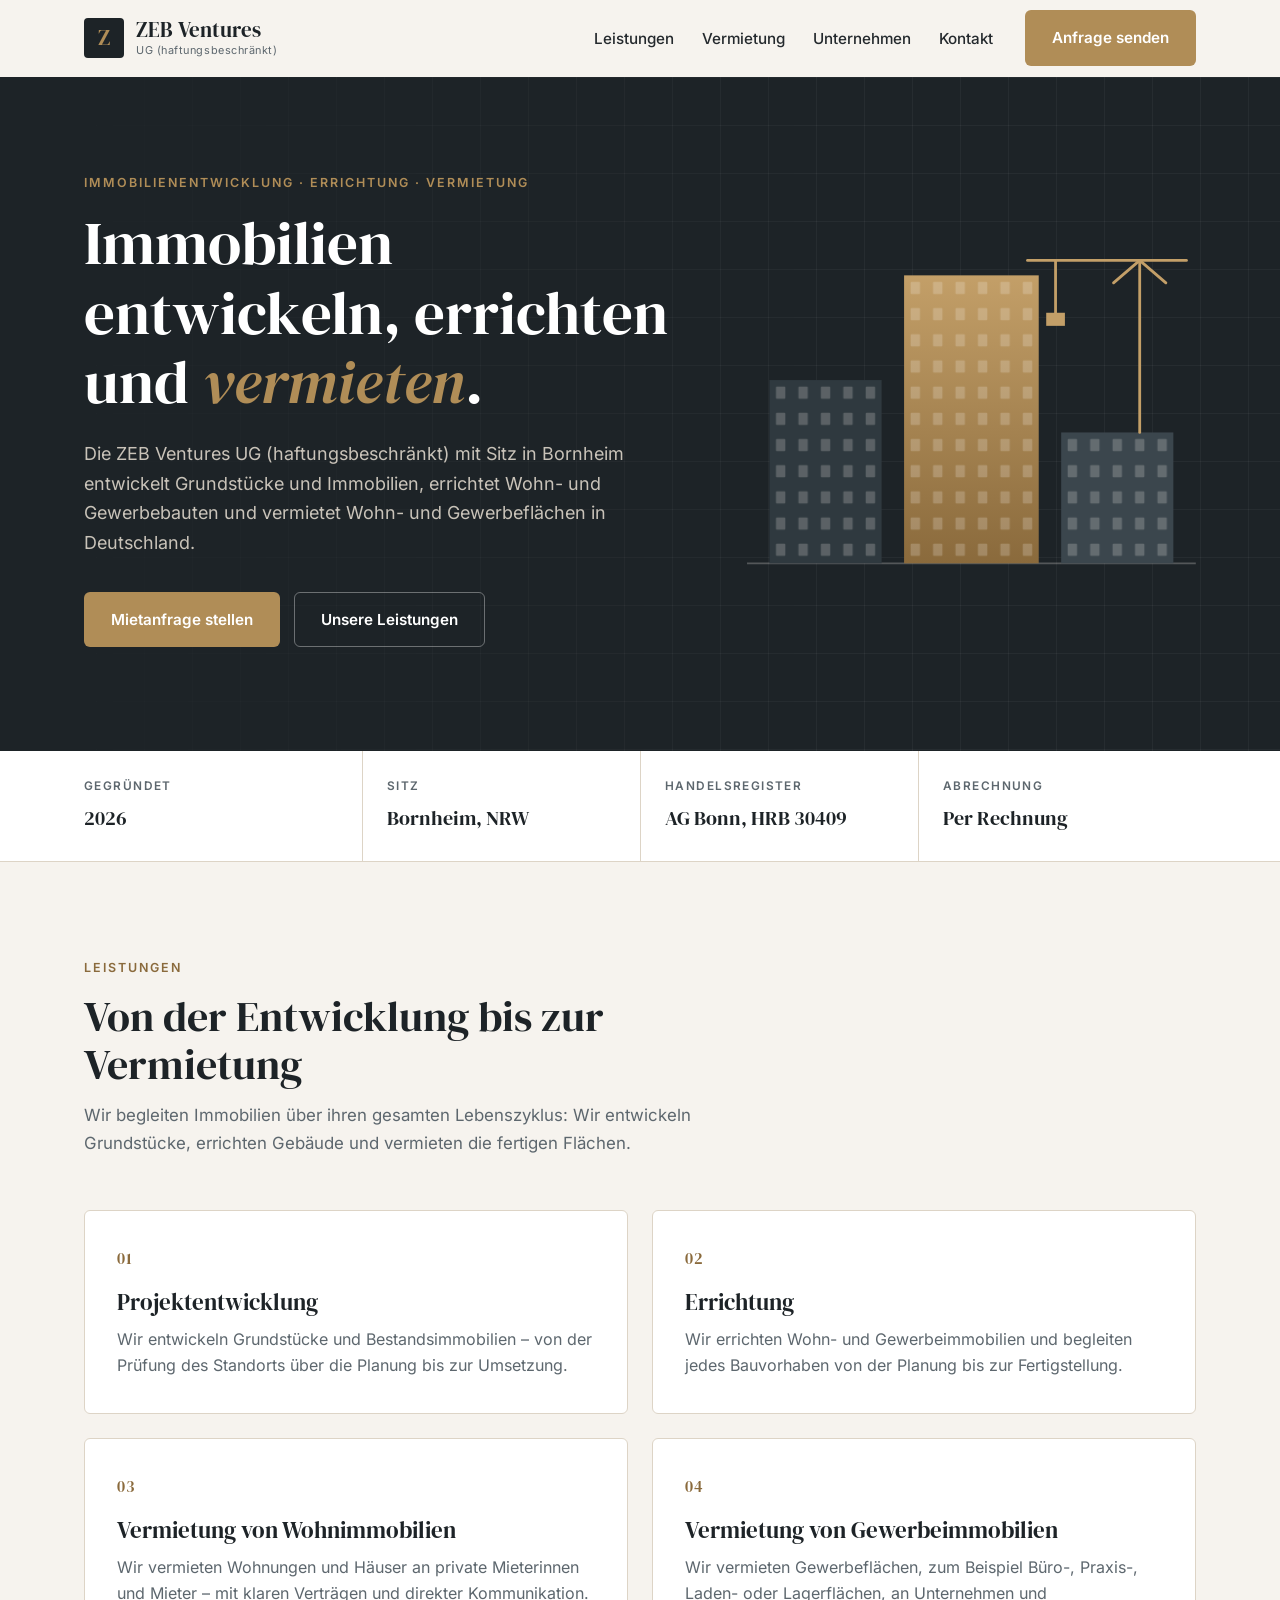
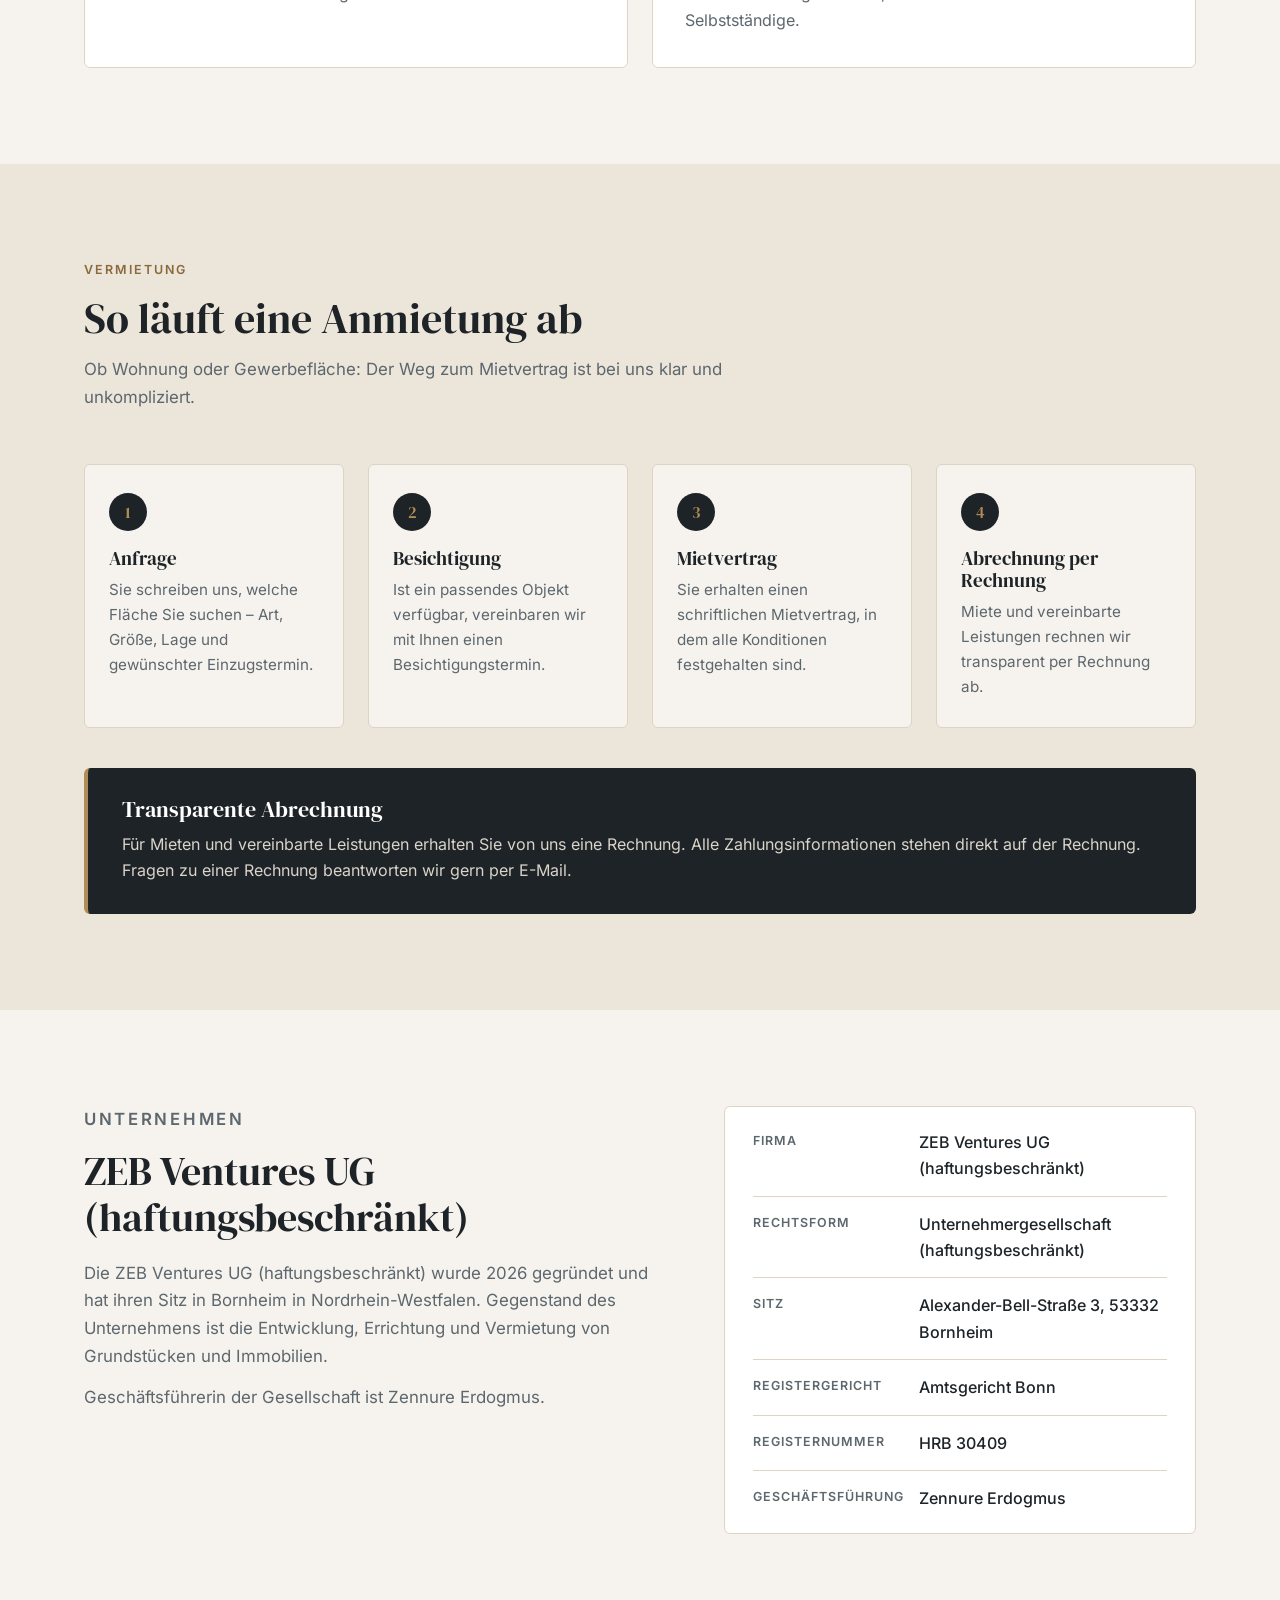
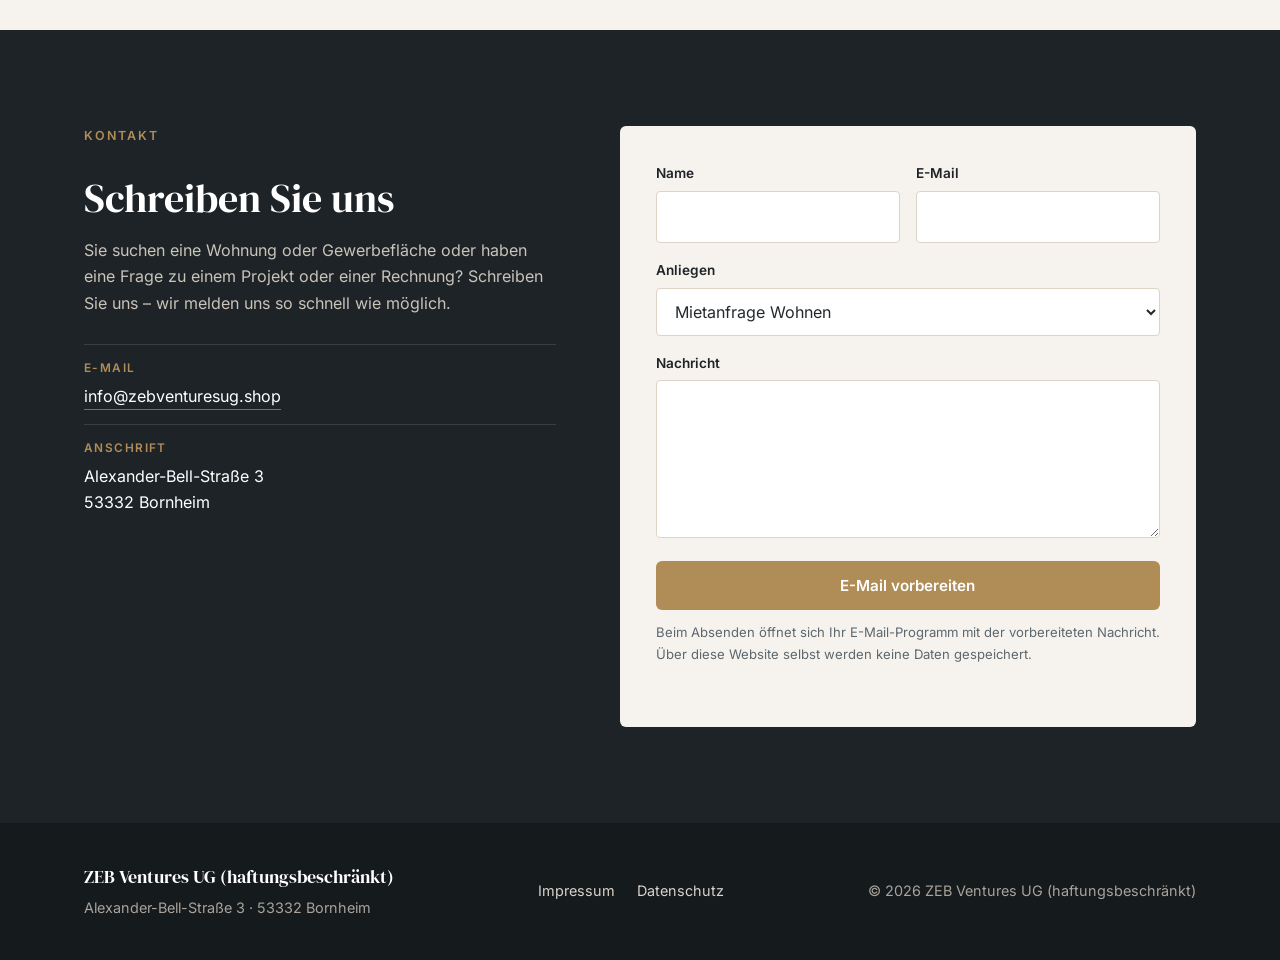
<file: index.html>
<!DOCTYPE html>
<html lang="de">
<head>
<meta charset="UTF-8">
<meta name="viewport" content="width=device-width, initial-scale=1.0">
<title>ZEB Ventures UG – Immobilienentwicklung, Errichtung und Vermietung</title>
<meta name="description" content="Die ZEB Ventures UG (haftungsbeschränkt) aus Bornheim entwickelt Grundstücke und Immobilien, errichtet Gebäude und vermietet Wohn- und Gewerbeflächen in Deutschland.">
<link rel="canonical" href="https://zebventuresug.shop/">
<meta property="og:title" content="ZEB Ventures UG – Immobilien entwickeln, errichten und vermieten">
<meta property="og:description" content="Entwicklung, Errichtung und Vermietung von Wohn- und Gewerbeimmobilien. Sitz in Bornheim.">
<meta property="og:type" content="website">
<meta property="og:url" content="https://zebventuresug.shop/">
<meta property="og:locale" content="de_DE">
<script>document.documentElement.classList.add('js');</script>
<link rel="stylesheet" href="assets/css/style.css">
</head>
<body>
<a class="skip-link" href="#main">Zum Inhalt springen</a>

<header class="header" id="header">
  <div class="container header__inner">
    <a href="#top" class="logo" aria-label="ZEB Ventures – zum Seitenanfang">
      <span class="logo__mark" aria-hidden="true">Z</span>
      <span class="logo__text">ZEB Ventures<small>UG (haftungsbeschränkt)</small></span>
    </a>
    <nav class="nav" id="nav" aria-label="Hauptnavigation">
      <ul class="nav__list">
        <li><a href="#leistungen" class="nav__link">Leistungen</a></li>
        <li><a href="#vermietung" class="nav__link">Vermietung</a></li>
        <li><a href="#unternehmen" class="nav__link">Unternehmen</a></li>
        <li><a href="#kontakt" class="nav__link">Kontakt</a></li>
      </ul>
      <a href="#kontakt" class="btn btn--primary nav__cta">Anfrage senden</a>
    </nav>
    <button class="hamburger" id="hamburger" type="button" aria-label="Menü öffnen" aria-expanded="false" aria-controls="nav">
      <span></span><span></span><span></span>
    </button>
  </div>
</header>

<main id="main">

<section class="hero" id="top">
  <div class="container hero__inner">
    <div class="hero__text" data-reveal>
      <p class="eyebrow">Immobilienentwicklung · Errichtung · Vermietung</p>
      <h1>Immobilien entwickeln, errichten und <em>vermieten</em>.</h1>
      <p class="hero__lead">Die ZEB Ventures UG (haftungsbeschränkt) mit Sitz in Bornheim entwickelt Grundstücke und Immobilien, errichtet Wohn- und Gewerbebauten und vermietet Wohn- und Gewerbeflächen in Deutschland.</p>
      <div class="hero__actions">
        <a href="#kontakt" class="btn btn--primary">Mietanfrage stellen</a>
        <a href="#leistungen" class="btn btn--ghost">Unsere Leistungen</a>
      </div>
    </div>
    <div class="hero__art" aria-hidden="true">
      <svg viewBox="0 0 480 400" xmlns="http://www.w3.org/2000/svg" focusable="false">
        <defs>
          <linearGradient id="brass" x1="0" y1="0" x2="0" y2="1">
            <stop offset="0" stop-color="#c39f68"/>
            <stop offset="1" stop-color="#8a6a3c"/>
          </linearGradient>
          <pattern id="win" width="24" height="28" patternUnits="userSpaceOnUse">
            <rect x="7" y="7" width="10" height="13" rx="1" fill="#f6f3ee" opacity=".22"/>
          </pattern>
        </defs>
        <line x1="0" y1="364" x2="480" y2="364" stroke="#f6f3ee" stroke-opacity=".25" stroke-width="2"/>
        <rect x="24" y="168" width="120" height="196" fill="#2f393f"/>
        <rect x="24" y="168" width="120" height="196" fill="url(#win)"/>
        <rect x="168" y="56" width="144" height="308" fill="url(#brass)"/>
        <rect x="168" y="56" width="144" height="308" fill="url(#win)"/>
        <rect x="336" y="224" width="120" height="140" fill="#3b464d"/>
        <rect x="336" y="224" width="120" height="140" fill="url(#win)"/>
        <g stroke="#c39f68" stroke-width="3" fill="none" stroke-linecap="round">
          <path d="M420 224 V40"/>
          <path d="M300 40 H470"/>
          <path d="M420 40 L392 64 M420 40 L448 64"/>
          <path d="M330 40 V96"/>
        </g>
        <rect x="320" y="96" width="20" height="14" fill="#c39f68"/>
      </svg>
    </div>
  </div>
</section>

<section class="facts" aria-label="Unternehmensdaten">
  <div class="container facts__grid">
    <div class="fact"><span class="fact__label">Gegründet</span><span class="fact__value">2026</span></div>
    <div class="fact"><span class="fact__label">Sitz</span><span class="fact__value">Bornheim, NRW</span></div>
    <div class="fact"><span class="fact__label">Handelsregister</span><span class="fact__value">AG Bonn, HRB 30409</span></div>
    <div class="fact"><span class="fact__label">Abrechnung</span><span class="fact__value">Per Rechnung</span></div>
  </div>
</section>

<section class="section" id="leistungen">
  <div class="container">
    <div class="section__head" data-reveal>
      <p class="eyebrow">Leistungen</p>
      <h2>Von der Entwicklung bis zur Vermietung</h2>
      <p class="section__lead">Wir begleiten Immobilien über ihren gesamten Lebenszyklus: Wir entwickeln Grundstücke, errichten Gebäude und vermieten die fertigen Flächen.</p>
    </div>
    <div class="cards">
      <article class="card" data-reveal>
        <span class="card__num">01</span>
        <h3>Projektentwicklung</h3>
        <p>Wir entwickeln Grundstücke und Bestandsimmobilien – von der Prüfung des Standorts über die Planung bis zur Umsetzung.</p>
      </article>
      <article class="card" data-reveal>
        <span class="card__num">02</span>
        <h3>Errichtung</h3>
        <p>Wir errichten Wohn- und Gewerbeimmobilien und begleiten jedes Bauvorhaben von der Planung bis zur Fertigstellung.</p>
      </article>
      <article class="card" data-reveal>
        <span class="card__num">03</span>
        <h3>Vermietung von Wohnimmobilien</h3>
        <p>Wir vermieten Wohnungen und Häuser an private Mieterinnen und Mieter – mit klaren Verträgen und direkter Kommunikation.</p>
      </article>
      <article class="card" data-reveal>
        <span class="card__num">04</span>
        <h3>Vermietung von Gewerbeimmobilien</h3>
        <p>Wir vermieten Gewerbeflächen, zum Beispiel Büro-, Praxis-, Laden- oder Lagerflächen, an Unternehmen und Selbstständige.</p>
      </article>
    </div>
  </div>
</section>

<section class="section section--alt" id="vermietung">
  <div class="container">
    <div class="section__head" data-reveal>
      <p class="eyebrow">Vermietung</p>
      <h2>So läuft eine Anmietung ab</h2>
      <p class="section__lead">Ob Wohnung oder Gewerbefläche: Der Weg zum Mietvertrag ist bei uns klar und unkompliziert.</p>
    </div>
    <ol class="steps">
      <li class="step" data-reveal>
        <span class="step__num">1</span>
        <h3>Anfrage</h3>
        <p>Sie schreiben uns, welche Fläche Sie suchen – Art, Größe, Lage und gewünschter Einzugstermin.</p>
      </li>
      <li class="step" data-reveal>
        <span class="step__num">2</span>
        <h3>Besichtigung</h3>
        <p>Ist ein passendes Objekt verfügbar, vereinbaren wir mit Ihnen einen Besichtigungstermin.</p>
      </li>
      <li class="step" data-reveal>
        <span class="step__num">3</span>
        <h3>Mietvertrag</h3>
        <p>Sie erhalten einen schriftlichen Mietvertrag, in dem alle Konditionen festgehalten sind.</p>
      </li>
      <li class="step" data-reveal>
        <span class="step__num">4</span>
        <h3>Abrechnung per Rechnung</h3>
        <p>Miete und vereinbarte Leistungen rechnen wir transparent per Rechnung ab.</p>
      </li>
    </ol>
    <div class="note" data-reveal>
      <h3>Transparente Abrechnung</h3>
      <p>Für Mieten und vereinbarte Leistungen erhalten Sie von uns eine Rechnung. Alle Zahlungsinformationen stehen direkt auf der Rechnung. Fragen zu einer Rechnung beantworten wir gern per E-Mail.</p>
    </div>
  </div>
</section>

<section class="section" id="unternehmen">
  <div class="container about">
    <div class="about__text" data-reveal>
      <p class="eyebrow">Unternehmen</p>
      <h2>ZEB Ventures UG (haftungsbeschränkt)</h2>
      <p>Die ZEB Ventures UG (haftungsbeschränkt) wurde 2026 gegründet und hat ihren Sitz in Bornheim in Nordrhein-Westfalen. Gegenstand des Unternehmens ist die Entwicklung, Errichtung und Vermietung von Grundstücken und Immobilien.</p>
      <p>Geschäftsführerin der Gesellschaft ist Zennure Erdogmus.</p>
    </div>
    <dl class="about__facts" data-reveal>
      <div><dt>Firma</dt><dd>ZEB Ventures UG (haftungsbeschränkt)</dd></div>
      <div><dt>Rechtsform</dt><dd>Unternehmergesellschaft (haftungsbeschränkt)</dd></div>
      <div><dt>Sitz</dt><dd>Alexander-Bell-Straße 3, 53332 Bornheim</dd></div>
      <div><dt>Registergericht</dt><dd>Amtsgericht Bonn</dd></div>
      <div><dt>Registernummer</dt><dd>HRB 30409</dd></div>
      <div><dt>Geschäftsführung</dt><dd>Zennure Erdogmus</dd></div>
    </dl>
  </div>
</section>

<section class="section section--dark" id="kontakt">
  <div class="container contact">
    <div class="contact__info" data-reveal>
      <p class="eyebrow">Kontakt</p>
      <h2>Schreiben Sie uns</h2>
      <p>Sie suchen eine Wohnung oder Gewerbefläche oder haben eine Frage zu einem Projekt oder einer Rechnung? Schreiben Sie uns – wir melden uns so schnell wie möglich.</p>
      <ul class="contact__list">
        <li><span>E-Mail</span><a href="mailto:info@zebventuresug.shop">info@zebventuresug.shop</a></li>
        <li><span>Anschrift</span>Alexander-Bell-Straße 3<br>53332 Bornheim</li>
      </ul>
    </div>
    <form class="contact__form" id="contactForm" data-reveal>
      <div class="form-row">
        <div class="form-group">
          <label for="fullname">Name</label>
          <input type="text" id="fullname" name="fullname" autocomplete="name" required>
        </div>
        <div class="form-group">
          <label for="email">E-Mail</label>
          <input type="email" id="email" name="email" autocomplete="email" required>
        </div>
      </div>
      <div class="form-group">
        <label for="topic">Anliegen</label>
        <select id="topic" name="topic">
          <option>Mietanfrage Wohnen</option>
          <option>Mietanfrage Gewerbe</option>
          <option>Projektentwicklung</option>
          <option>Frage zu einer Rechnung</option>
          <option>Sonstiges</option>
        </select>
      </div>
      <div class="form-group">
        <label for="message">Nachricht</label>
        <textarea id="message" name="message" rows="5" required></textarea>
      </div>
      <button type="submit" class="btn btn--primary btn--full">E-Mail vorbereiten</button>
      <p class="form-hint">Beim Absenden öffnet sich Ihr E-Mail-Programm mit der vorbereiteten Nachricht. Über diese Website selbst werden keine Daten gespeichert.</p>
      <p class="form-note" id="formNote" role="status"></p>
    </form>
  </div>
</section>

</main>

<footer class="footer">
  <div class="container footer__inner">
    <div>
      <p class="footer__brand">ZEB Ventures UG (haftungsbeschränkt)</p>
      <p>Alexander-Bell-Straße 3 · 53332 Bornheim</p>
    </div>
    <nav class="footer__links" aria-label="Rechtliches">
      <a href="impressum.html">Impressum</a>
      <a href="datenschutz.html">Datenschutz</a>
    </nav>
    <p class="footer__copy">&copy; <span id="year">2026</span> ZEB Ventures UG (haftungsbeschränkt)</p>
  </div>
</footer>

<script src="assets/js/script.js"></script>
</body>
</html>
</file>
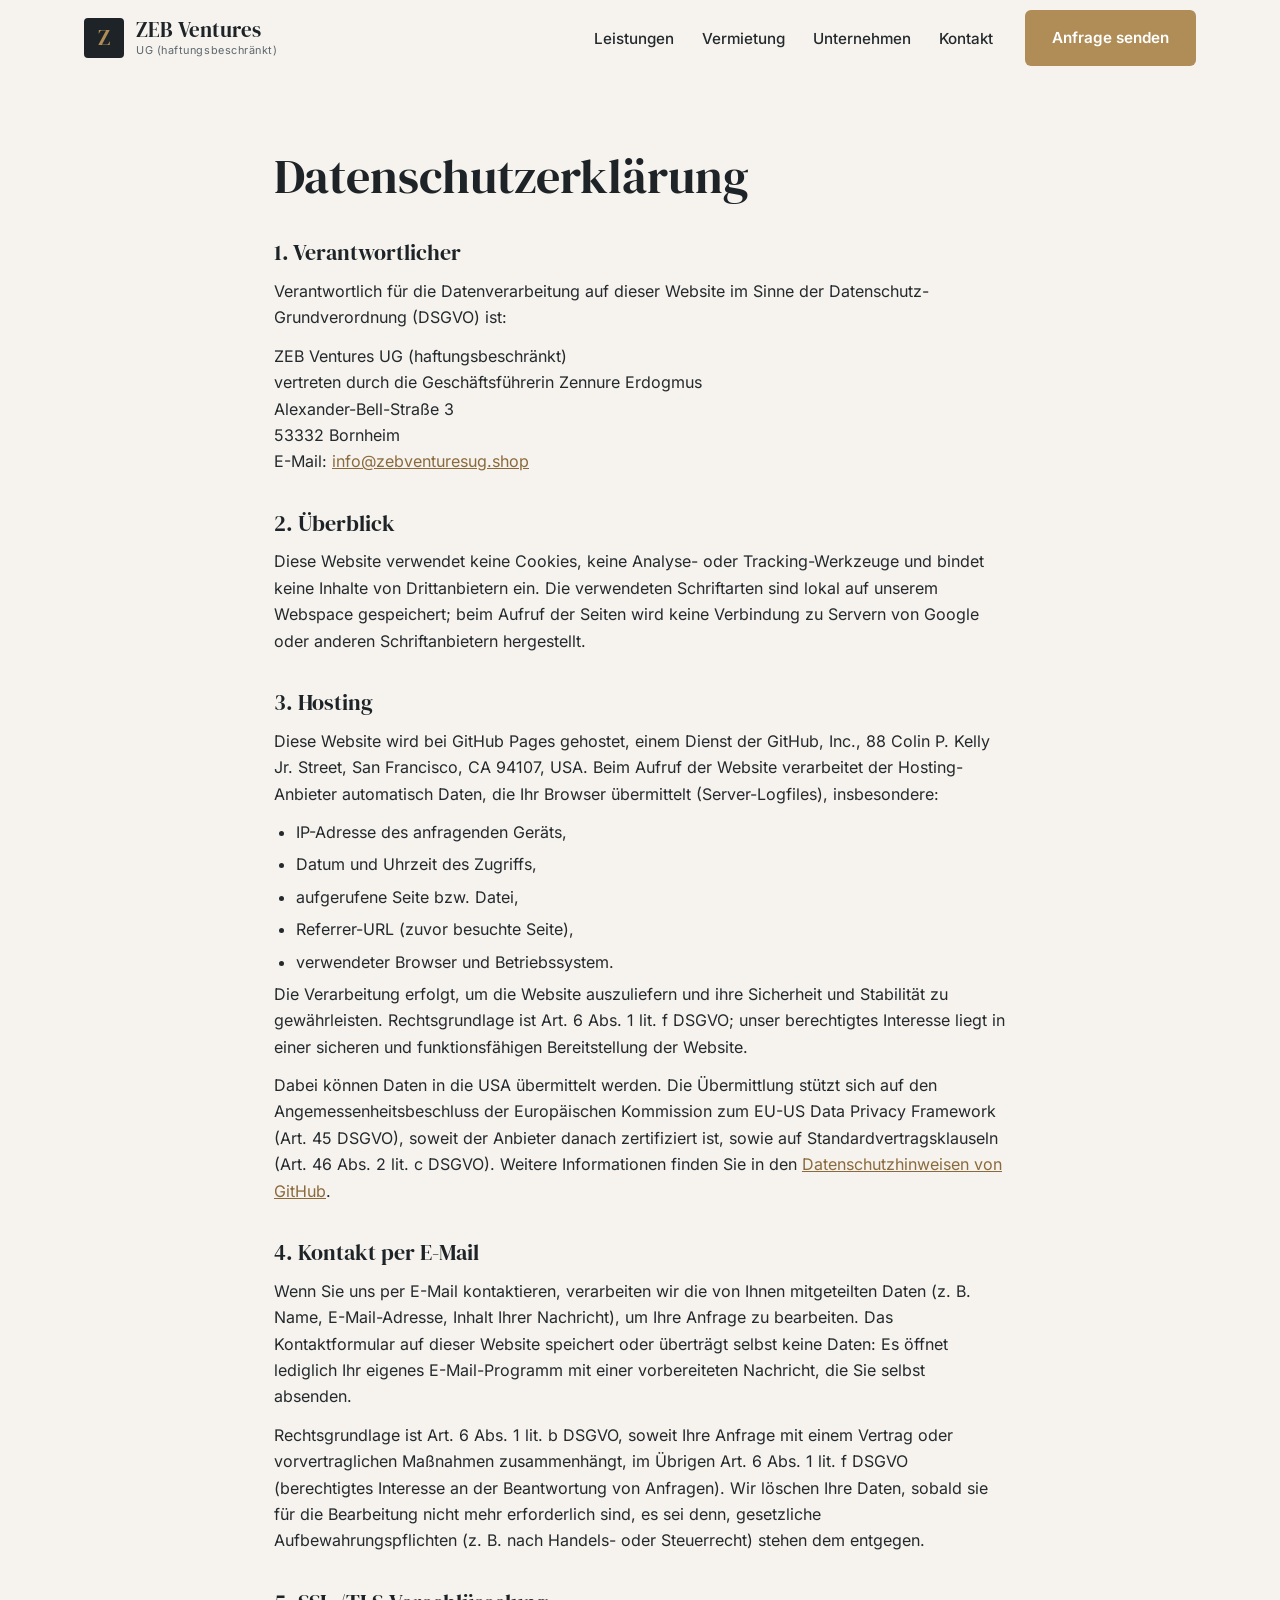
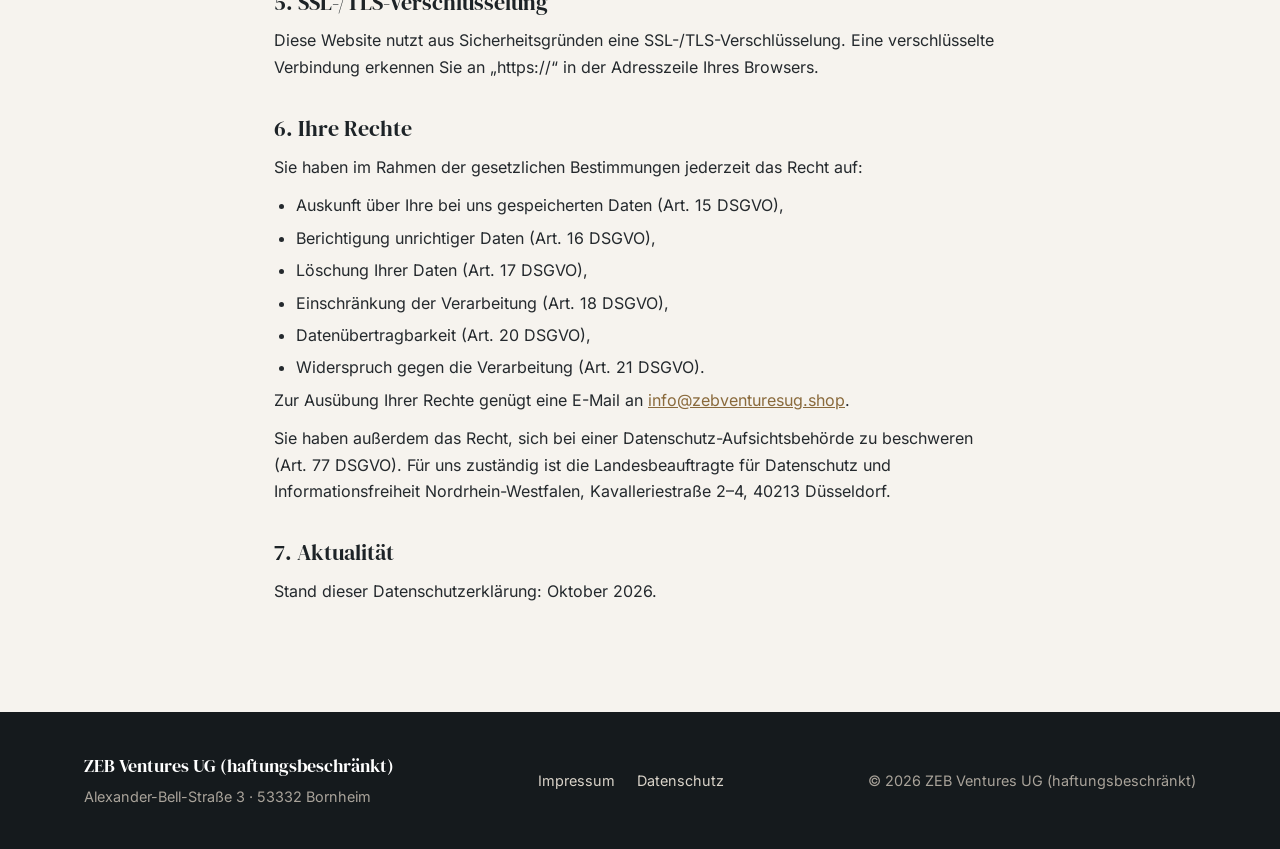
<file: datenschutz.html>
<!DOCTYPE html>
<html lang="de">
<head>
<meta charset="UTF-8">
<meta name="viewport" content="width=device-width, initial-scale=1.0">
<title>Datenschutzerklärung – ZEB Ventures UG (haftungsbeschränkt)</title>
<link rel="canonical" href="https://zebventuresug.shop/datenschutz.html">
<script>document.documentElement.classList.add('js');</script>
<link rel="stylesheet" href="assets/css/style.css">
</head>
<body>
<a class="skip-link" href="#main">Zum Inhalt springen</a>

<header class="header" id="header">
  <div class="container header__inner">
    <a href="index.html" class="logo" aria-label="ZEB Ventures – Startseite">
      <span class="logo__mark" aria-hidden="true">Z</span>
      <span class="logo__text">ZEB Ventures<small>UG (haftungsbeschränkt)</small></span>
    </a>
    <nav class="nav" id="nav" aria-label="Hauptnavigation">
      <ul class="nav__list">
        <li><a href="index.html#leistungen" class="nav__link">Leistungen</a></li>
        <li><a href="index.html#vermietung" class="nav__link">Vermietung</a></li>
        <li><a href="index.html#unternehmen" class="nav__link">Unternehmen</a></li>
        <li><a href="index.html#kontakt" class="nav__link">Kontakt</a></li>
      </ul>
      <a href="index.html#kontakt" class="btn btn--primary nav__cta">Anfrage senden</a>
    </nav>
    <button class="hamburger" id="hamburger" type="button" aria-label="Menü öffnen" aria-expanded="false" aria-controls="nav">
      <span></span><span></span><span></span>
    </button>
  </div>
</header>

<main id="main" class="legal">
  <div class="container legal__inner">
    <h1>Datenschutzerklärung</h1>

    <h2>1. Verantwortlicher</h2>
    <p>Verantwortlich für die Datenverarbeitung auf dieser Website im Sinne der Datenschutz-Grundverordnung (DSGVO) ist:</p>
    <address>
      ZEB Ventures UG (haftungsbeschränkt)<br>
      vertreten durch die Geschäftsführerin Zennure Erdogmus<br>
      Alexander-Bell-Straße 3<br>
      53332 Bornheim<br>
      E-Mail: <a href="mailto:info@zebventuresug.shop">info@zebventuresug.shop</a>
    </address>

    <h2>2. Überblick</h2>
    <p>Diese Website verwendet keine Cookies, keine Analyse- oder Tracking-Werkzeuge und bindet keine Inhalte von Drittanbietern ein. Die verwendeten Schriftarten sind lokal auf unserem Webspace gespeichert; beim Aufruf der Seiten wird keine Verbindung zu Servern von Google oder anderen Schriftanbietern hergestellt.</p>

    <h2>3. Hosting</h2>
    <p>Diese Website wird bei GitHub Pages gehostet, einem Dienst der GitHub, Inc., 88 Colin P. Kelly Jr. Street, San Francisco, CA 94107, USA. Beim Aufruf der Website verarbeitet der Hosting-Anbieter automatisch Daten, die Ihr Browser übermittelt (Server-Logfiles), insbesondere:</p>
    <ul>
      <li>IP-Adresse des anfragenden Geräts,</li>
      <li>Datum und Uhrzeit des Zugriffs,</li>
      <li>aufgerufene Seite bzw. Datei,</li>
      <li>Referrer-URL (zuvor besuchte Seite),</li>
      <li>verwendeter Browser und Betriebssystem.</li>
    </ul>
    <p>Die Verarbeitung erfolgt, um die Website auszuliefern und ihre Sicherheit und Stabilität zu gewährleisten. Rechtsgrundlage ist Art. 6 Abs. 1 lit. f DSGVO; unser berechtigtes Interesse liegt in einer sicheren und funktionsfähigen Bereitstellung der Website.</p>
    <p>Dabei können Daten in die USA übermittelt werden. Die Übermittlung stützt sich auf den Angemessenheitsbeschluss der Europäischen Kommission zum EU-US Data Privacy Framework (Art. 45 DSGVO), soweit der Anbieter danach zertifiziert ist, sowie auf Standardvertragsklauseln (Art. 46 Abs. 2 lit. c DSGVO). Weitere Informationen finden Sie in den <a href="https://docs.github.com/en/site-policy/privacy-policies" rel="noopener">Datenschutzhinweisen von GitHub</a>.</p>

    <h2>4. Kontakt per E-Mail</h2>
    <p>Wenn Sie uns per E-Mail kontaktieren, verarbeiten wir die von Ihnen mitgeteilten Daten (z. B. Name, E-Mail-Adresse, Inhalt Ihrer Nachricht), um Ihre Anfrage zu bearbeiten. Das Kontaktformular auf dieser Website speichert oder überträgt selbst keine Daten: Es öffnet lediglich Ihr eigenes E-Mail-Programm mit einer vorbereiteten Nachricht, die Sie selbst absenden.</p>
    <p>Rechtsgrundlage ist Art. 6 Abs. 1 lit. b DSGVO, soweit Ihre Anfrage mit einem Vertrag oder vorvertraglichen Maßnahmen zusammenhängt, im Übrigen Art. 6 Abs. 1 lit. f DSGVO (berechtigtes Interesse an der Beantwortung von Anfragen). Wir löschen Ihre Daten, sobald sie für die Bearbeitung nicht mehr erforderlich sind, es sei denn, gesetzliche Aufbewahrungspflichten (z. B. nach Handels- oder Steuerrecht) stehen dem entgegen.</p>

    <h2>5. SSL-/TLS-Verschlüsselung</h2>
    <p>Diese Website nutzt aus Sicherheitsgründen eine SSL-/TLS-Verschlüsselung. Eine verschlüsselte Verbindung erkennen Sie an „https://“ in der Adresszeile Ihres Browsers.</p>

    <h2>6. Ihre Rechte</h2>
    <p>Sie haben im Rahmen der gesetzlichen Bestimmungen jederzeit das Recht auf:</p>
    <ul>
      <li>Auskunft über Ihre bei uns gespeicherten Daten (Art. 15 DSGVO),</li>
      <li>Berichtigung unrichtiger Daten (Art. 16 DSGVO),</li>
      <li>Löschung Ihrer Daten (Art. 17 DSGVO),</li>
      <li>Einschränkung der Verarbeitung (Art. 18 DSGVO),</li>
      <li>Datenübertragbarkeit (Art. 20 DSGVO),</li>
      <li>Widerspruch gegen die Verarbeitung (Art. 21 DSGVO).</li>
    </ul>
    <p>Zur Ausübung Ihrer Rechte genügt eine E-Mail an <a href="mailto:info@zebventuresug.shop">info@zebventuresug.shop</a>.</p>
    <p>Sie haben außerdem das Recht, sich bei einer Datenschutz-Aufsichtsbehörde zu beschweren (Art. 77 DSGVO). Für uns zuständig ist die Landesbeauftragte für Datenschutz und Informationsfreiheit Nordrhein-Westfalen, Kavalleriestraße 2–4, 40213 Düsseldorf.</p>

    <h2>7. Aktualität</h2>
    <p>Stand dieser Datenschutzerklärung: Oktober 2026.</p>
  </div>
</main>

<footer class="footer">
  <div class="container footer__inner">
    <div>
      <p class="footer__brand">ZEB Ventures UG (haftungsbeschränkt)</p>
      <p>Alexander-Bell-Straße 3 · 53332 Bornheim</p>
    </div>
    <nav class="footer__links" aria-label="Rechtliches">
      <a href="impressum.html">Impressum</a>
      <a href="datenschutz.html" aria-current="page">Datenschutz</a>
    </nav>
    <p class="footer__copy">&copy; <span id="year">2026</span> ZEB Ventures UG (haftungsbeschränkt)</p>
  </div>
</footer>

<script src="assets/js/script.js"></script>
</body>
</html>
</file>
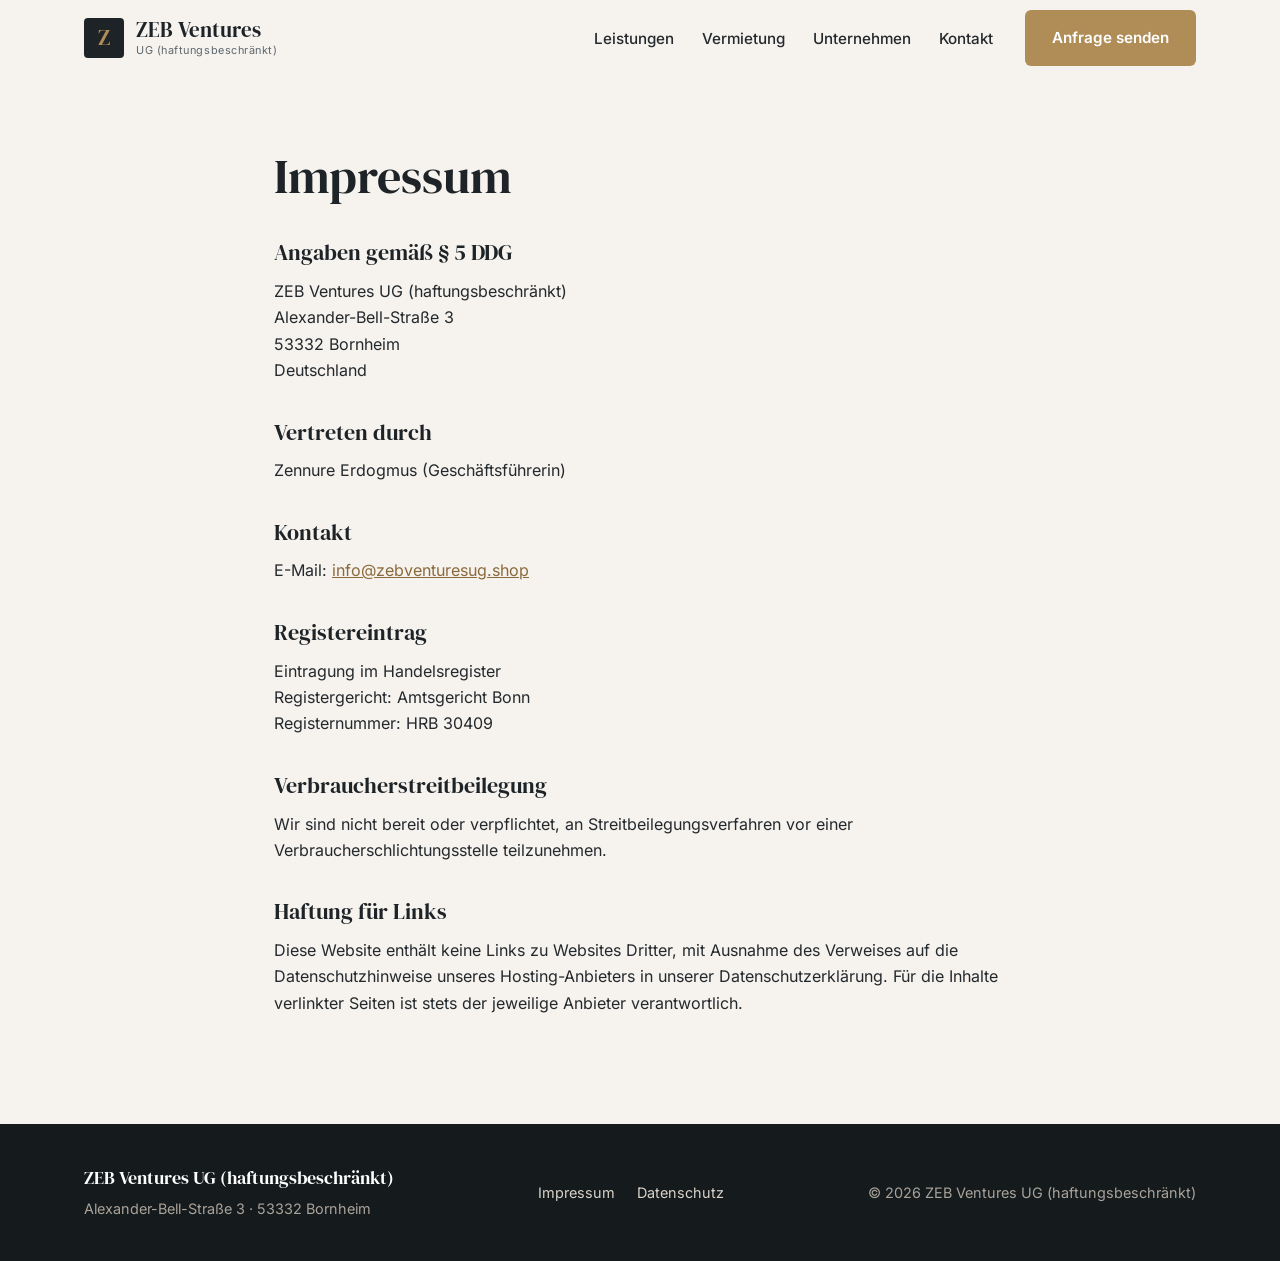
<file: impressum.html>
<!DOCTYPE html>
<html lang="de">
<head>
<meta charset="UTF-8">
<meta name="viewport" content="width=device-width, initial-scale=1.0">
<title>Impressum – ZEB Ventures UG (haftungsbeschränkt)</title>
<link rel="canonical" href="https://zebventuresug.shop/impressum.html">
<script>document.documentElement.classList.add('js');</script>
<link rel="stylesheet" href="assets/css/style.css">
</head>
<body>
<a class="skip-link" href="#main">Zum Inhalt springen</a>

<header class="header" id="header">
  <div class="container header__inner">
    <a href="index.html" class="logo" aria-label="ZEB Ventures – Startseite">
      <span class="logo__mark" aria-hidden="true">Z</span>
      <span class="logo__text">ZEB Ventures<small>UG (haftungsbeschränkt)</small></span>
    </a>
    <nav class="nav" id="nav" aria-label="Hauptnavigation">
      <ul class="nav__list">
        <li><a href="index.html#leistungen" class="nav__link">Leistungen</a></li>
        <li><a href="index.html#vermietung" class="nav__link">Vermietung</a></li>
        <li><a href="index.html#unternehmen" class="nav__link">Unternehmen</a></li>
        <li><a href="index.html#kontakt" class="nav__link">Kontakt</a></li>
      </ul>
      <a href="index.html#kontakt" class="btn btn--primary nav__cta">Anfrage senden</a>
    </nav>
    <button class="hamburger" id="hamburger" type="button" aria-label="Menü öffnen" aria-expanded="false" aria-controls="nav">
      <span></span><span></span><span></span>
    </button>
  </div>
</header>

<main id="main" class="legal">
  <div class="container legal__inner">
    <h1>Impressum</h1>

    <h2>Angaben gemäß § 5 DDG</h2>
    <address>
      ZEB Ventures UG (haftungsbeschränkt)<br>
      Alexander-Bell-Straße 3<br>
      53332 Bornheim<br>
      Deutschland
    </address>

    <h2>Vertreten durch</h2>
    <p>Zennure Erdogmus (Geschäftsführerin)</p>

    <h2>Kontakt</h2>
    <p>E-Mail: <a href="mailto:info@zebventuresug.shop">info@zebventuresug.shop</a></p>

    <h2>Registereintrag</h2>
    <p>Eintragung im Handelsregister<br>
      Registergericht: Amtsgericht Bonn<br>
      Registernummer: HRB 30409</p>

    <h2>Verbraucherstreitbeilegung</h2>
    <p>Wir sind nicht bereit oder verpflichtet, an Streitbeilegungsverfahren vor einer Verbraucherschlichtungsstelle teilzunehmen.</p>

    <h2>Haftung für Links</h2>
    <p>Diese Website enthält keine Links zu Websites Dritter, mit Ausnahme des Verweises auf die Datenschutzhinweise unseres Hosting-Anbieters in unserer Datenschutzerklärung. Für die Inhalte verlinkter Seiten ist stets der jeweilige Anbieter verantwortlich.</p>
  </div>
</main>

<footer class="footer">
  <div class="container footer__inner">
    <div>
      <p class="footer__brand">ZEB Ventures UG (haftungsbeschränkt)</p>
      <p>Alexander-Bell-Straße 3 · 53332 Bornheim</p>
    </div>
    <nav class="footer__links" aria-label="Rechtliches">
      <a href="impressum.html" aria-current="page">Impressum</a>
      <a href="datenschutz.html">Datenschutz</a>
    </nav>
    <p class="footer__copy">&copy; <span id="year">2026</span> ZEB Ventures UG (haftungsbeschränkt)</p>
  </div>
</footer>

<script src="assets/js/script.js"></script>
</body>
</html>
</file>
<file: assets/css/style.css>
@font-face {
  font-family: 'DM Serif Display';
  src: url('../fonts/dm-serif-display-latin.woff2') format('woff2');
  font-weight: 400;
  font-style: normal;
  font-display: swap;
}
@font-face {
  font-family: 'DM Serif Display';
  src: url('../fonts/dm-serif-display-italic-latin.woff2') format('woff2');
  font-weight: 400;
  font-style: italic;
  font-display: swap;
}
@font-face {
  font-family: 'Inter';
  src: url('../fonts/inter-latin.woff2') format('woff2');
  font-weight: 400 700;
  font-style: normal;
  font-display: swap;
}

:root {
  --ink: #1d2327;
  --ink-2: #2f393f;
  --stone: #f6f3ee;
  --sand: #ece5da;
  --white: #ffffff;
  --brass: #b08d57;
  --brass-dark: #8a6a3c;
  --text: #24292d;
  --muted: #5d676e;
  --line: #ddd4c6;
  --font-head: 'DM Serif Display', Georgia, 'Times New Roman', serif;
  --font-body: 'Inter', system-ui, -apple-system, 'Segoe UI', Roboto, Arial, sans-serif;
  --container: 1160px;
  --radius: 6px;
  --header-h: 76px;
}

*, *::before, *::after { box-sizing: border-box; margin: 0; padding: 0; }

html { scroll-behavior: smooth; scroll-padding-top: calc(var(--header-h) + 8px); }

body {
  font-family: var(--font-body);
  color: var(--text);
  background: var(--stone);
  line-height: 1.65;
  -webkit-font-smoothing: antialiased;
}

img, svg { display: block; max-width: 100%; }
a { color: inherit; }
ul, ol { list-style: none; }

h1, h2, h3 {
  font-family: var(--font-head);
  font-weight: 400;
  line-height: 1.15;
  color: var(--ink);
}

.container {
  width: 100%;
  max-width: var(--container);
  margin: 0 auto;
  padding: 0 24px;
}

.skip-link {
  position: absolute;
  left: -9999px;
  top: 0;
  background: var(--ink);
  color: #fff;
  padding: 10px 16px;
  z-index: 300;
}
.skip-link:focus { left: 16px; top: 16px; }

:focus-visible { outline: 2px solid var(--brass); outline-offset: 3px; }

.eyebrow {
  font-size: 0.78rem;
  font-weight: 600;
  letter-spacing: 0.16em;
  text-transform: uppercase;
  color: var(--brass-dark);
  margin-bottom: 14px;
}

/* Buttons */
.btn {
  display: inline-block;
  padding: 14px 26px;
  border-radius: var(--radius);
  font-family: inherit;
  font-weight: 600;
  font-size: 0.95rem;
  text-decoration: none;
  border: 1.5px solid transparent;
  cursor: pointer;
  transition: background 0.2s ease, color 0.2s ease, border-color 0.2s ease;
}
.btn--primary { background: var(--brass); color: #fff; }
.btn--primary:hover { background: var(--brass-dark); }
.btn--ghost { border-color: rgba(255, 255, 255, 0.35); color: #fff; }
.btn--ghost:hover { border-color: #fff; }
.btn--full { width: 100%; text-align: center; }

/* Header (no backdrop-filter: it would trap the fixed mobile menu inside the header) */
.header {
  position: sticky;
  top: 0;
  z-index: 100;
  background: rgba(246, 243, 238, 0.97);
  border-bottom: 1px solid transparent;
  transition: border-color 0.3s ease, box-shadow 0.3s ease;
}
.header.scrolled {
  border-bottom-color: var(--line);
  box-shadow: 0 4px 20px rgba(29, 35, 39, 0.06);
}
.header__inner {
  display: flex;
  align-items: center;
  justify-content: space-between;
  height: var(--header-h);
}

.logo { display: flex; align-items: center; gap: 12px; text-decoration: none; }
.logo__mark {
  display: grid;
  place-items: center;
  width: 40px;
  height: 40px;
  background: var(--ink);
  color: var(--brass);
  font-family: var(--font-head);
  font-size: 1.4rem;
  border-radius: 4px;
}
.logo__text {
  display: flex;
  flex-direction: column;
  font-family: var(--font-head);
  font-size: 1.3rem;
  line-height: 1.05;
  color: var(--ink);
}
.logo__text small {
  font-family: var(--font-body);
  font-size: 0.68rem;
  letter-spacing: 0.05em;
  color: var(--muted);
  margin-top: 4px;
}

.nav { display: flex; align-items: center; gap: 32px; }
.nav__list { display: flex; gap: 28px; }
.nav__link {
  text-decoration: none;
  font-size: 0.95rem;
  font-weight: 500;
  color: var(--text);
}
.nav__link:hover { color: var(--brass-dark); }

.hamburger {
  display: none;
  flex-direction: column;
  justify-content: center;
  gap: 5px;
  width: 42px;
  height: 42px;
  background: none;
  border: none;
  cursor: pointer;
}
.hamburger span {
  width: 24px;
  height: 2px;
  margin: 0 auto;
  background: var(--ink);
  transition: transform 0.3s ease, opacity 0.3s ease;
}
.hamburger.active span:nth-child(1) { transform: translateY(7px) rotate(45deg); }
.hamburger.active span:nth-child(2) { opacity: 0; }
.hamburger.active span:nth-child(3) { transform: translateY(-7px) rotate(-45deg); }

/* Hero */
.hero {
  position: relative;
  overflow: hidden;
  background: var(--ink);
  color: #e9e4dc;
  padding: 96px 0 104px;
}
.hero::before {
  content: "";
  position: absolute;
  inset: 0;
  background-image:
    linear-gradient(rgba(255, 255, 255, 0.045) 1px, transparent 1px),
    linear-gradient(90deg, rgba(255, 255, 255, 0.045) 1px, transparent 1px);
  background-size: 48px 48px;
  -webkit-mask-image: linear-gradient(90deg, transparent 0%, #000 65%);
  mask-image: linear-gradient(90deg, transparent 0%, #000 65%);
}
.hero__inner {
  position: relative;
  display: grid;
  grid-template-columns: 1.15fr 0.85fr;
  gap: 56px;
  align-items: center;
}
.hero .eyebrow { color: var(--brass); }
.hero h1 {
  color: #fff;
  font-size: clamp(2.4rem, 5vw, 3.8rem);
  margin-bottom: 22px;
}
.hero h1 em { font-style: italic; color: var(--brass); }
.hero__lead {
  font-size: 1.12rem;
  color: #c9c3b9;
  max-width: 560px;
  margin-bottom: 34px;
}
.hero__actions { display: flex; flex-wrap: wrap; gap: 14px; }
.hero__art svg { width: 100%; height: auto; }

/* Facts bar */
.facts { background: var(--white); border-bottom: 1px solid var(--line); }
.facts__grid { display: grid; grid-template-columns: repeat(4, 1fr); }
.fact { padding: 26px 24px; border-left: 1px solid var(--line); }
.fact:first-child { border-left: none; padding-left: 0; }
.fact__label {
  display: block;
  font-size: 0.74rem;
  font-weight: 600;
  letter-spacing: 0.12em;
  text-transform: uppercase;
  color: var(--muted);
  margin-bottom: 6px;
}
.fact__value { font-family: var(--font-head); font-size: 1.25rem; color: var(--ink); }

/* Sections */
.section { padding: 96px 0; }
.section--alt { background: var(--sand); }
.section--dark { background: var(--ink); color: #d9d3c9; }
.section--dark h2 { color: #fff; }
.section--dark .eyebrow { color: var(--brass); }

.section__head { max-width: 680px; margin-bottom: 52px; }
.section__head h2 { font-size: clamp(1.9rem, 3.6vw, 2.6rem); margin-bottom: 14px; }
.section__lead { color: var(--muted); font-size: 1.05rem; }

/* Service cards */
.cards { display: grid; grid-template-columns: repeat(2, 1fr); gap: 24px; }
.card {
  position: relative;
  background: var(--white);
  border: 1px solid var(--line);
  border-radius: var(--radius);
  padding: 34px 32px;
}
.card::after {
  content: "";
  position: absolute;
  left: 32px;
  right: 32px;
  bottom: -1px;
  height: 3px;
  background: var(--brass);
  transform: scaleX(0);
  transform-origin: left;
  transition: transform 0.35s ease;
}
.card:hover::after { transform: scaleX(1); }
.card__num {
  display: block;
  font-family: var(--font-head);
  font-size: 1rem;
  letter-spacing: 0.05em;
  color: var(--brass-dark);
  margin-bottom: 18px;
}
.card h3 { font-size: 1.45rem; margin-bottom: 10px; }
.card p { color: var(--muted); }

/* Rental steps */
.steps { display: grid; grid-template-columns: repeat(4, 1fr); gap: 24px; margin-bottom: 40px; }
.step {
  background: var(--stone);
  border: 1px solid var(--line);
  border-radius: var(--radius);
  padding: 28px 24px;
}
.step__num {
  display: grid;
  place-items: center;
  width: 38px;
  height: 38px;
  border-radius: 50%;
  background: var(--ink);
  color: var(--brass);
  font-family: var(--font-head);
  margin-bottom: 16px;
}
.step h3 { font-size: 1.2rem; margin-bottom: 8px; }
.step p { color: var(--muted); font-size: 0.95rem; }

.note {
  background: var(--ink);
  color: #d9d3c9;
  border-radius: var(--radius);
  padding: 30px 34px;
  border-left: 4px solid var(--brass);
}
.note h3 { color: #fff; font-size: 1.35rem; margin-bottom: 8px; }

/* About */
.about { display: grid; grid-template-columns: 1.1fr 0.9fr; gap: 64px; align-items: start; }
.about__text h2 { font-size: clamp(1.9rem, 3.4vw, 2.5rem); margin-bottom: 20px; }
.about__text p { color: var(--muted); font-size: 1.05rem; margin-bottom: 14px; }
.about__facts {
  background: var(--white);
  border: 1px solid var(--line);
  border-radius: var(--radius);
  padding: 8px 28px;
}
.about__facts div {
  display: grid;
  grid-template-columns: 150px 1fr;
  gap: 16px;
  padding: 14px 0;
  border-bottom: 1px solid var(--line);
}
.about__facts div:last-child { border-bottom: none; }
.about__facts dt {
  font-size: 0.78rem;
  font-weight: 600;
  letter-spacing: 0.08em;
  text-transform: uppercase;
  color: var(--muted);
  padding-top: 2px;
}
.about__facts dd { color: var(--ink); font-weight: 500; }

/* Contact */
.contact { display: grid; grid-template-columns: 0.9fr 1.1fr; gap: 64px; align-items: start; }
.contact__info h2 { font-size: clamp(1.9rem, 3.4vw, 2.5rem); margin-bottom: 16px; }
.contact__info > p { color: #c9c3b9; margin-bottom: 28px; }
.contact__list li {
  display: flex;
  flex-direction: column;
  padding: 14px 0;
  border-top: 1px solid rgba(255, 255, 255, 0.12);
  color: #fff;
}
.contact__list span {
  font-size: 0.74rem;
  font-weight: 600;
  letter-spacing: 0.12em;
  text-transform: uppercase;
  color: var(--brass);
  margin-bottom: 4px;
}
.contact__list a {
  align-self: flex-start;
  color: #fff;
  text-decoration: none;
  border-bottom: 1px solid rgba(176, 141, 87, 0.7);
}
.contact__list a:hover { color: var(--brass); }

.contact__form {
  background: var(--stone);
  color: var(--text);
  border-radius: var(--radius);
  padding: 36px;
}
.form-row { display: grid; grid-template-columns: 1fr 1fr; gap: 16px; }
.form-group { margin-bottom: 16px; }
.form-group label {
  display: block;
  font-size: 0.85rem;
  font-weight: 600;
  margin-bottom: 6px;
  color: var(--ink);
}
.form-group input,
.form-group select,
.form-group textarea {
  width: 100%;
  padding: 12px 14px;
  border: 1px solid var(--line);
  border-radius: 4px;
  background: #fff;
  font: inherit;
  color: var(--text);
}
.form-group textarea { resize: vertical; }
.form-group input:focus,
.form-group select:focus,
.form-group textarea:focus { outline: 2px solid var(--brass); outline-offset: 0; border-color: var(--brass); }
.form-hint { font-size: 0.82rem; color: var(--muted); margin-top: 12px; }
.form-note { font-size: 0.9rem; font-weight: 600; color: var(--brass-dark); margin-top: 8px; min-height: 1.2em; }

/* Legal pages */
.legal { padding: 72px 0 96px; }
.legal__inner { max-width: 780px; }
.legal h1 { font-size: clamp(1.9rem, 4vw, 3rem); margin-bottom: 28px; overflow-wrap: break-word; hyphens: auto; }
.legal h2 { font-size: 1.4rem; margin: 36px 0 12px; }
.legal p, .legal li, .legal address { color: var(--text); margin-bottom: 12px; }
.legal address { font-style: normal; }
.legal ul { list-style: disc; padding-left: 22px; }
.legal li { margin-bottom: 6px; }
.legal a { color: var(--brass-dark); }

/* Footer */
.footer { background: #151a1d; color: #a9a39a; padding: 40px 0; font-size: 0.9rem; }
.footer__inner {
  display: flex;
  flex-wrap: wrap;
  align-items: center;
  justify-content: space-between;
  gap: 20px;
}
.footer__brand { font-family: var(--font-head); font-size: 1.1rem; color: #fff; margin-bottom: 4px; }
.footer__links { display: flex; gap: 22px; }
.footer__links a { color: #d9d3c9; text-decoration: none; }
.footer__links a:hover { color: var(--brass); }

/* Reveal animation (only when JS is running, so content never stays hidden) */
.js [data-reveal] {
  opacity: 0;
  transform: translateY(24px);
  transition: opacity 0.7s ease, transform 0.7s ease;
}
.js [data-reveal].in-view { opacity: 1; transform: none; }

@media (prefers-reduced-motion: reduce) {
  .js [data-reveal] { opacity: 1; transform: none; transition: none; }
  html { scroll-behavior: auto; }
}

/* Responsive */
@media (max-width: 1024px) {
  .hero__inner { grid-template-columns: 1fr; }
  .hero__art { max-width: 460px; }
  .steps { grid-template-columns: repeat(2, 1fr); }
  .about, .contact { grid-template-columns: 1fr; gap: 40px; }
}

@media (max-width: 900px) {
  .nav {
    position: fixed;
    top: var(--header-h);
    left: 0;
    right: 0;
    bottom: 0;
    background: var(--stone);
    flex-direction: column;
    align-items: flex-start;
    gap: 28px;
    padding: 32px 24px;
    overflow-y: auto;
    transform: translateX(100%);
    visibility: hidden;
    transition: transform 0.3s ease, visibility 0.3s ease;
  }
  .nav.active { transform: translateX(0); visibility: visible; }
  .nav__list { flex-direction: column; gap: 20px; width: 100%; }
  .nav__link { font-size: 1.15rem; }
  .nav__cta { width: 100%; text-align: center; }
  .hamburger { display: flex; }
}

@media (max-width: 768px) {
  .section { padding: 72px 0; }
  .hero { padding: 72px 0 80px; }
  .cards { grid-template-columns: 1fr; }
  .facts__grid { grid-template-columns: repeat(2, 1fr); }
  .fact:nth-child(3) { border-left: none; padding-left: 0; }
  .fact:nth-child(n+3) { border-top: 1px solid var(--line); }
  .form-row { grid-template-columns: 1fr; }
  .footer__inner { flex-direction: column; align-items: flex-start; }
}

@media (max-width: 480px) {
  .container { padding: 0 18px; }
  .steps { grid-template-columns: 1fr; }
  .fact { padding: 20px 14px; }
  .fact__value { font-size: 1.05rem; }
  .about__facts { padding: 4px 18px; }
  .about__facts div { grid-template-columns: 1fr; gap: 2px; }
  .contact__form { padding: 24px; }
  .hero__actions .btn { width: 100%; text-align: center; }
}
</file>
